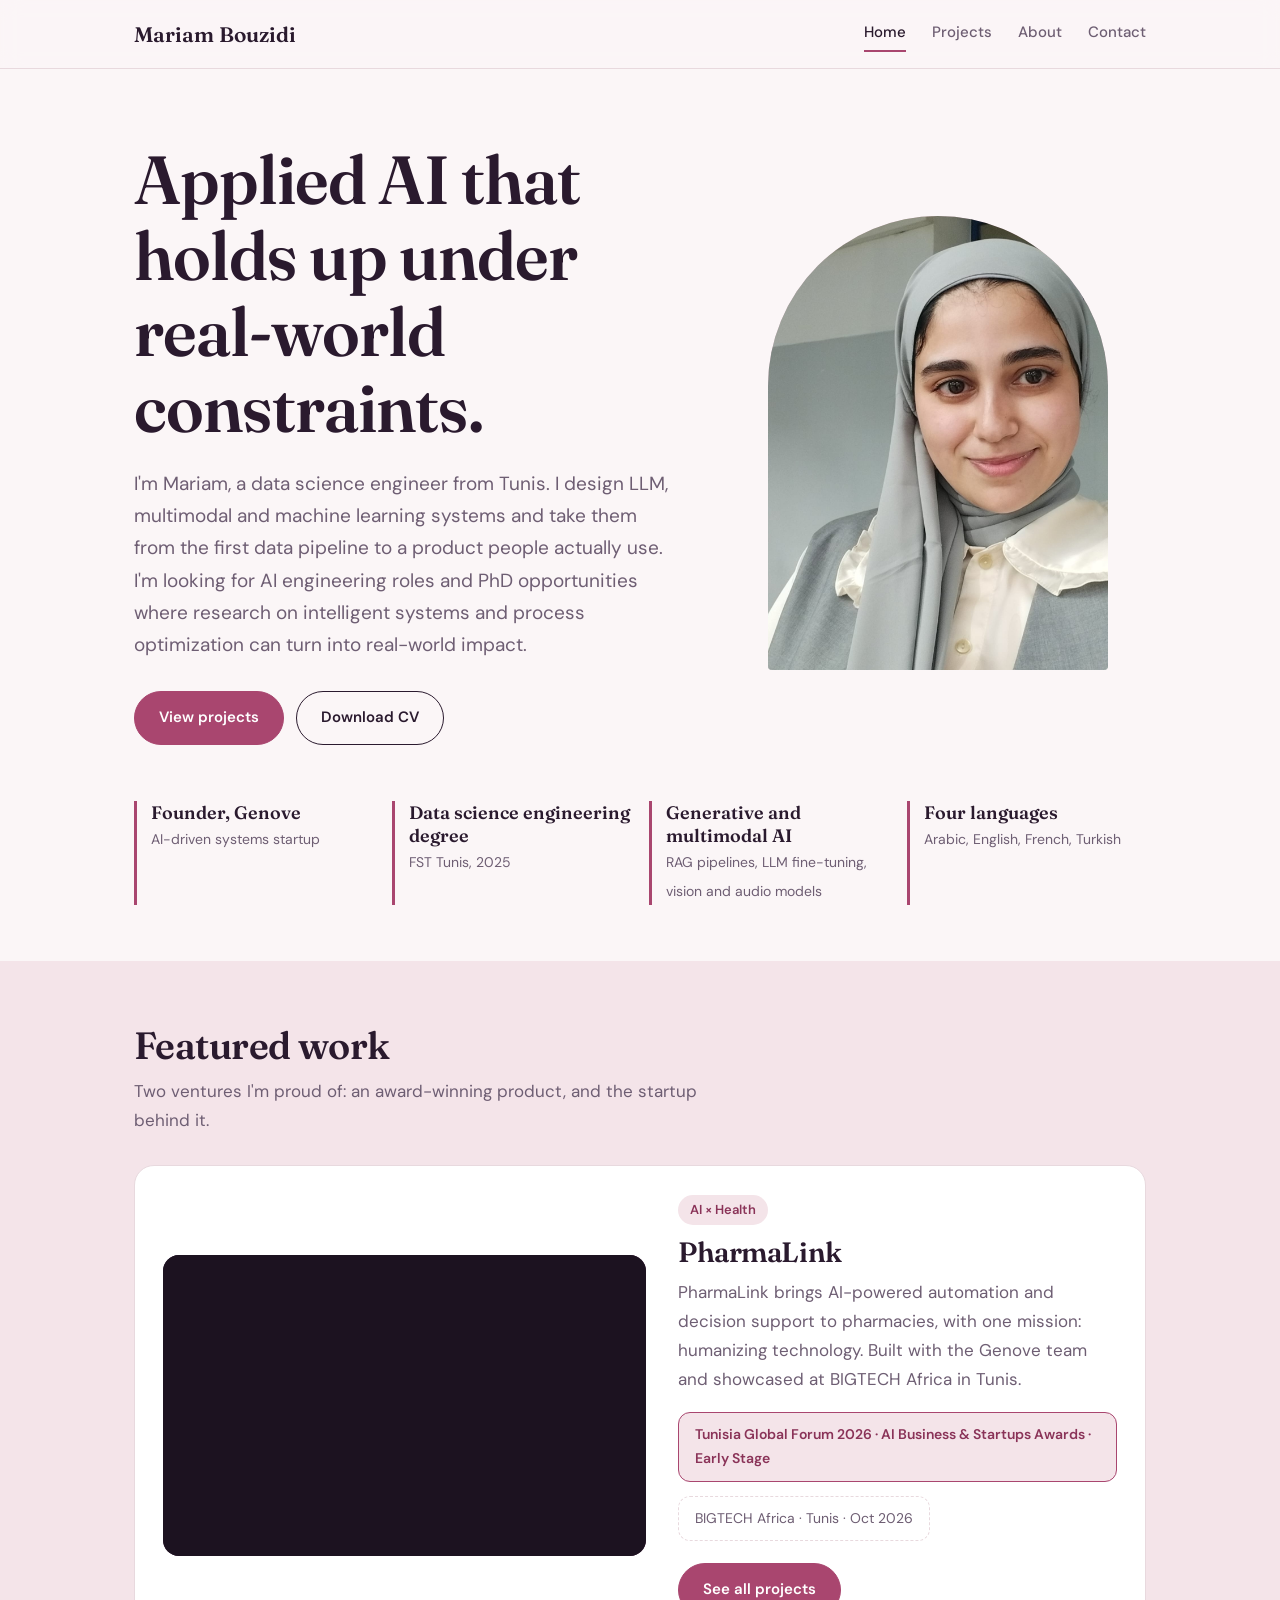
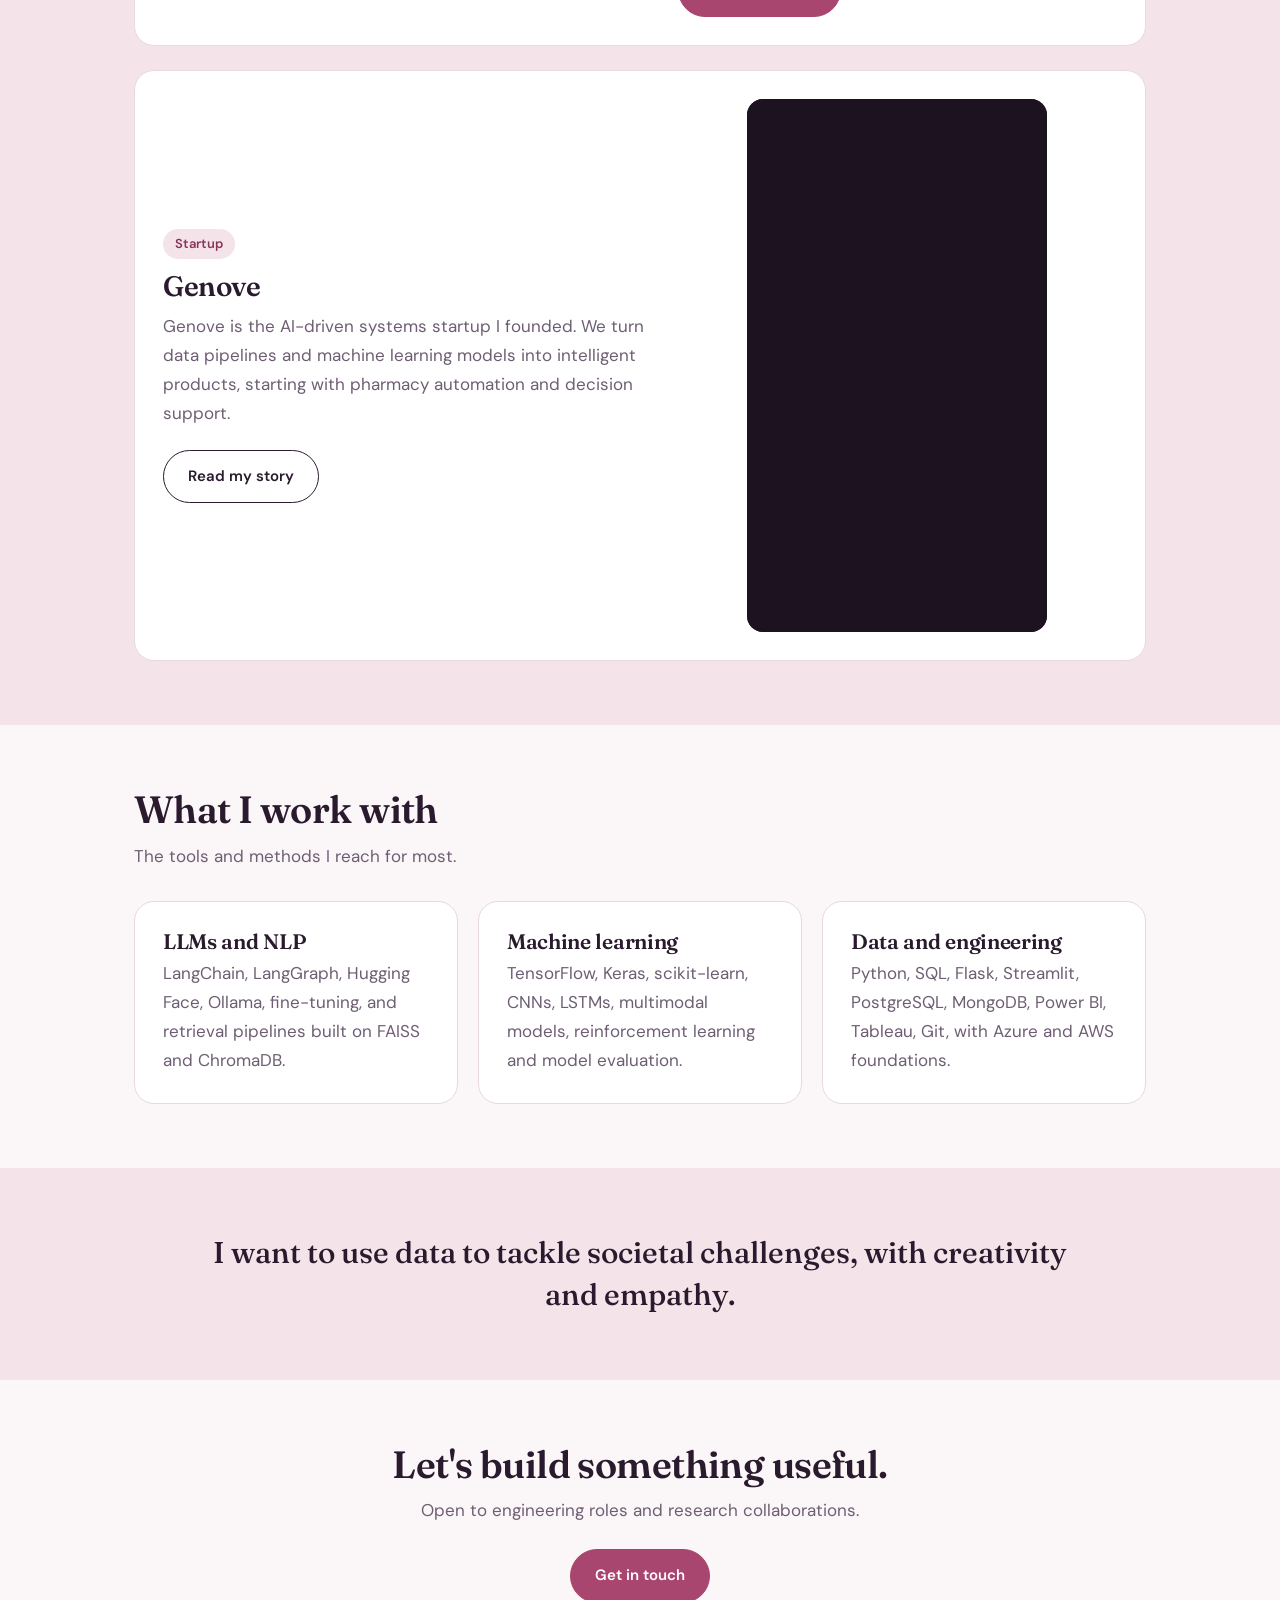
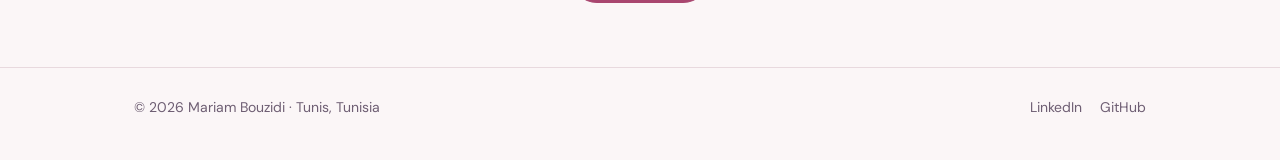
<file: index.html>
<!DOCTYPE html><html lang="en"><head><meta charset="utf-8"><meta name="viewport" content="width=device-width,initial-scale=1">
<title>Mariam Bouzidi · Data Science Engineer</title><meta name="description" content="Mariam Bouzidi, data science engineer building applied AI systems under real-world constraints.">
<link rel="preconnect" href="https://fonts.googleapis.com"><link rel="preconnect" href="https://fonts.gstatic.com" crossorigin>
<link href="https://fonts.googleapis.com/css2?family=Fraunces:opsz,wght@9..144,500;9..144,600&family=DM+Sans:wght@400;500;600&display=swap" rel="stylesheet">
<link rel="stylesheet" href="style.css"></head><body>
<header class="nav"><div class="wrap"><a class="logo" href="index.html">Mariam Bouzidi</a><nav aria-label="Primary">
<a href="index.html" aria-current="page">Home</a><a href="projects.html">Projects</a><a href="about.html">About</a><a href="contact.html">Contact</a></nav></div></header><main>
<div class="hero"><div class="wrap"><div>
<h1>Applied AI that holds up under real-world constraints.</h1>
<p class="lead">I'm Mariam, a data science engineer from Tunis. I design LLM, multimodal and machine learning systems and take them from the first data pipeline to a product people actually use. I'm looking for AI engineering roles and PhD opportunities where research on intelligent systems and process optimization can turn into real-world impact.</p>
<div class="cta"><a class="btn primary" href="projects.html">View projects</a><a class="btn" href="CV.pdf">Download CV</a></div></div>
<div class="arch"><img src="photo.jpg" alt="Mariam Bouzidi"></div></div></div>

<section style="padding:0 0 56px"><div class="wrap"><div class="facts">
<div><b>Founder, Genove</b><span>AI-driven systems startup</span></div>
<div><b>Data science engineering degree</b><span>FST Tunis, 2025</span></div>
<div><b>Generative and multimodal AI</b><span>RAG pipelines, LLM fine-tuning, vision and audio models</span></div>
<div><b>Four languages</b><span>Arabic, English, French, Turkish</span></div></div></div></section>

<section class="band"><div class="wrap"><h2>Featured work</h2><p class="sub">Two ventures I'm proud of: an award-winning product, and the startup behind it.</p>
<div class="card feature"><div class="video"><iframe src="https://www.youtube-nocookie.com/embed/Z31903lbKTA" title="PharmaLink video" loading="lazy" allow="accelerometer; encrypted-media; picture-in-picture; fullscreen" referrerpolicy="strict-origin-when-cross-origin" allowfullscreen></iframe></div>
<div><span class="pill">AI × Health</span><h3 style="margin-top:12px;font-size:28px">PharmaLink</h3>
<p class="muted" style="margin-top:10px">PharmaLink brings AI-powered automation and decision support to pharmacies, with one mission: humanizing technology. Built with the Genove team and showcased at BIGTECH Africa in Tunis.</p>
<div class="awards"><span class="win">Tunisia Global Forum 2026 · AI Business &amp; Startups Awards · Early Stage</span><span>BIGTECH Africa · Tunis · Oct 2026</span></div>
<div class="cta" style="margin-top:22px"><a class="btn primary" href="projects.html">See all projects</a></div></div></div>

<div class="card feature rev"><div class="video portrait"><iframe src="https://www.youtube-nocookie.com/embed/9PLrCJRe7YY" title="Genove video" loading="lazy" allow="accelerometer; encrypted-media; picture-in-picture; fullscreen" referrerpolicy="strict-origin-when-cross-origin" allowfullscreen></iframe></div>
<div><span class="pill">Startup</span><h3 style="margin-top:12px;font-size:28px">Genove</h3>
<p class="muted" style="margin-top:10px">Genove is the AI-driven systems startup I founded. We turn data pipelines and machine learning models into intelligent products, starting with pharmacy automation and decision support.</p>
<div class="cta" style="margin-top:22px"><a class="btn" href="about.html">Read my story</a></div></div></div>
</div></section>

<section><div class="wrap"><h2>What I work with</h2><p class="sub">The tools and methods I reach for most.</p>
<div class="grid3">
<div class="card skill"><h3>LLMs and NLP</h3><p class="muted">LangChain, LangGraph, Hugging Face, Ollama, fine-tuning, and retrieval pipelines built on FAISS and ChromaDB.</p></div>
<div class="card skill"><h3>Machine learning</h3><p class="muted">TensorFlow, Keras, scikit-learn, CNNs, LSTMs, multimodal models, reinforcement learning and model evaluation.</p></div>
<div class="card skill"><h3>Data and engineering</h3><p class="muted">Python, SQL, Flask, Streamlit, PostgreSQL, MongoDB, Power BI, Tableau, Git, with Azure and AWS foundations.</p></div></div></div></section>

<section class="band"><div class="wrap"><p class="mission">I want to use data to tackle societal challenges, with creativity and empathy.</p></div></section>

<section><div class="wrap" style="text-align:center"><h2>Let's build something useful.</h2>
<p class="sub" style="margin:0 auto 24px">Open to engineering roles and research collaborations.</p><a class="btn primary" href="contact.html">Get in touch</a></div></section>
</main><footer><div class="wrap"><span>© <span id="yr"></span> Mariam Bouzidi · Tunis, Tunisia</span><span><a href="https://www.linkedin.com/in/mariam-bouzidi">LinkedIn</a><a href="https://github.com/BouzidiMariam">GitHub</a></span></div></footer>
<script>document.getElementById('yr').textContent=new Date().getFullYear();</script></body></html>
</file>
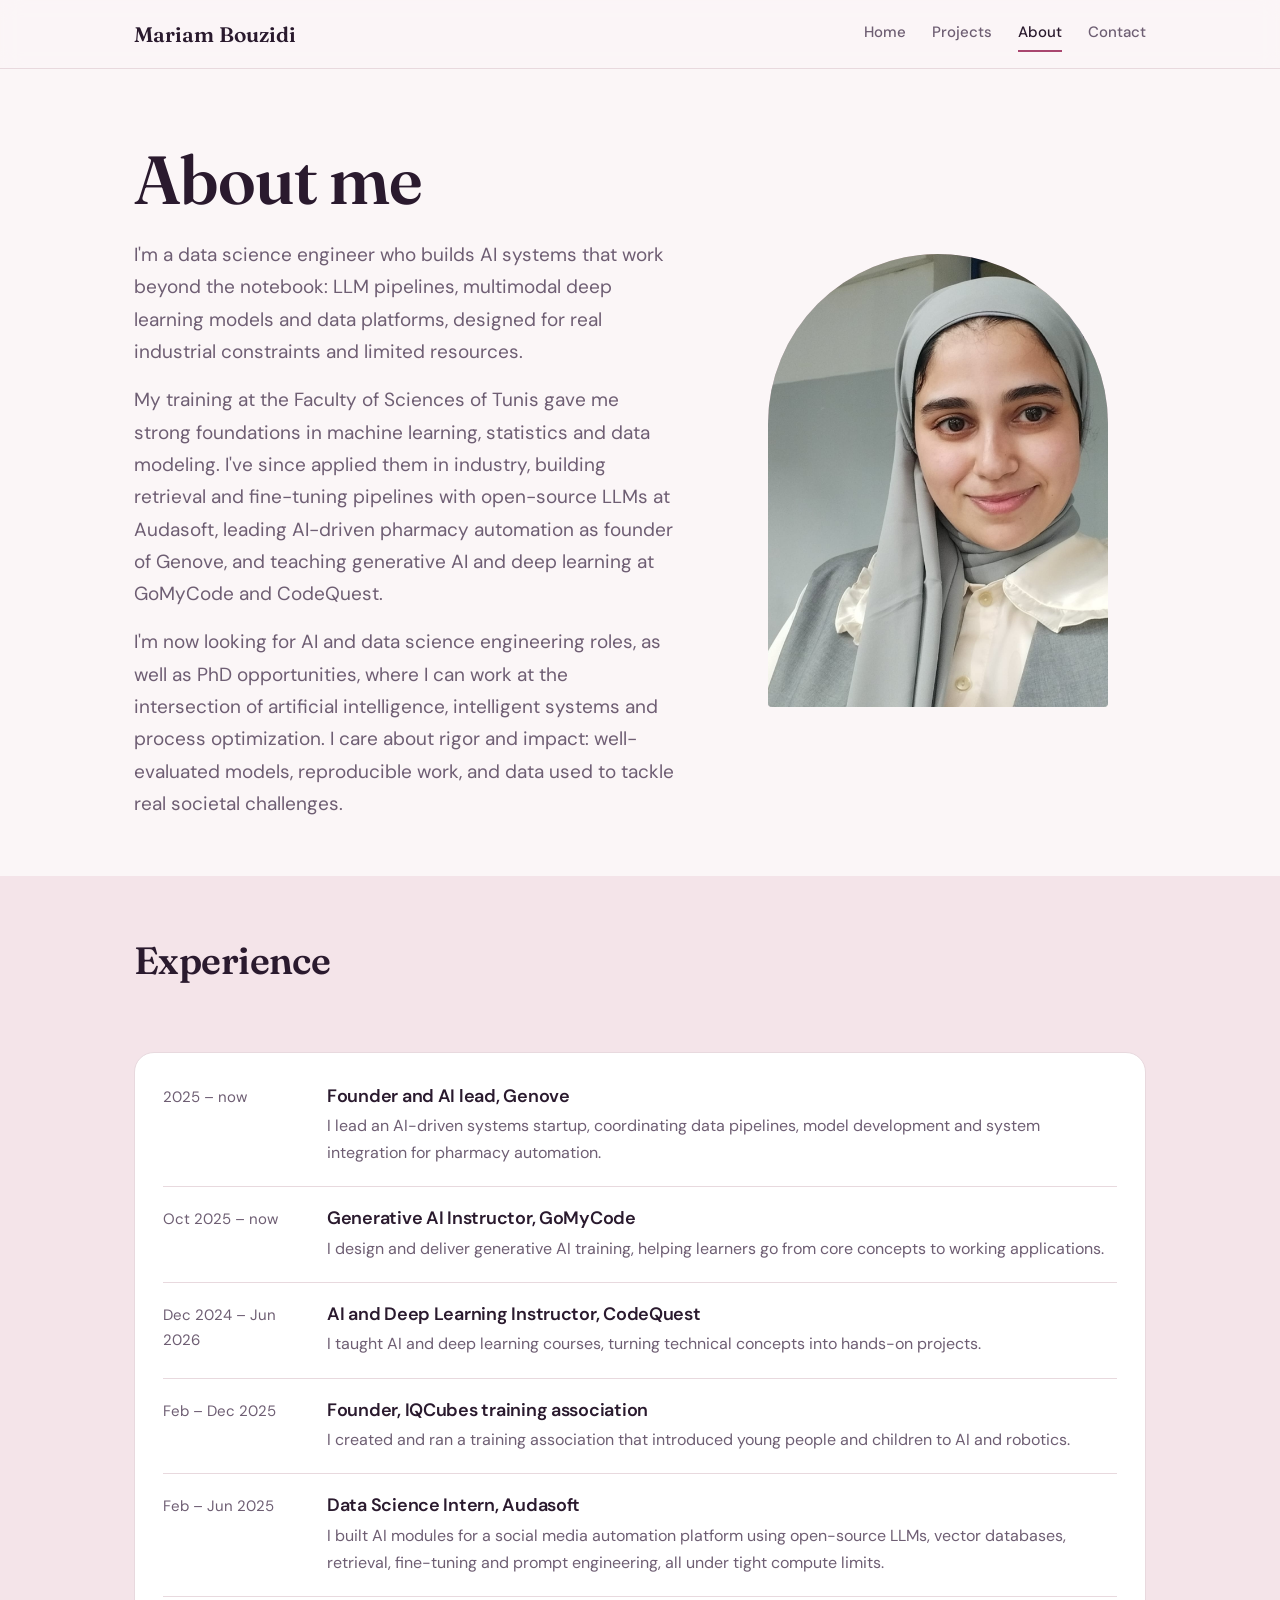
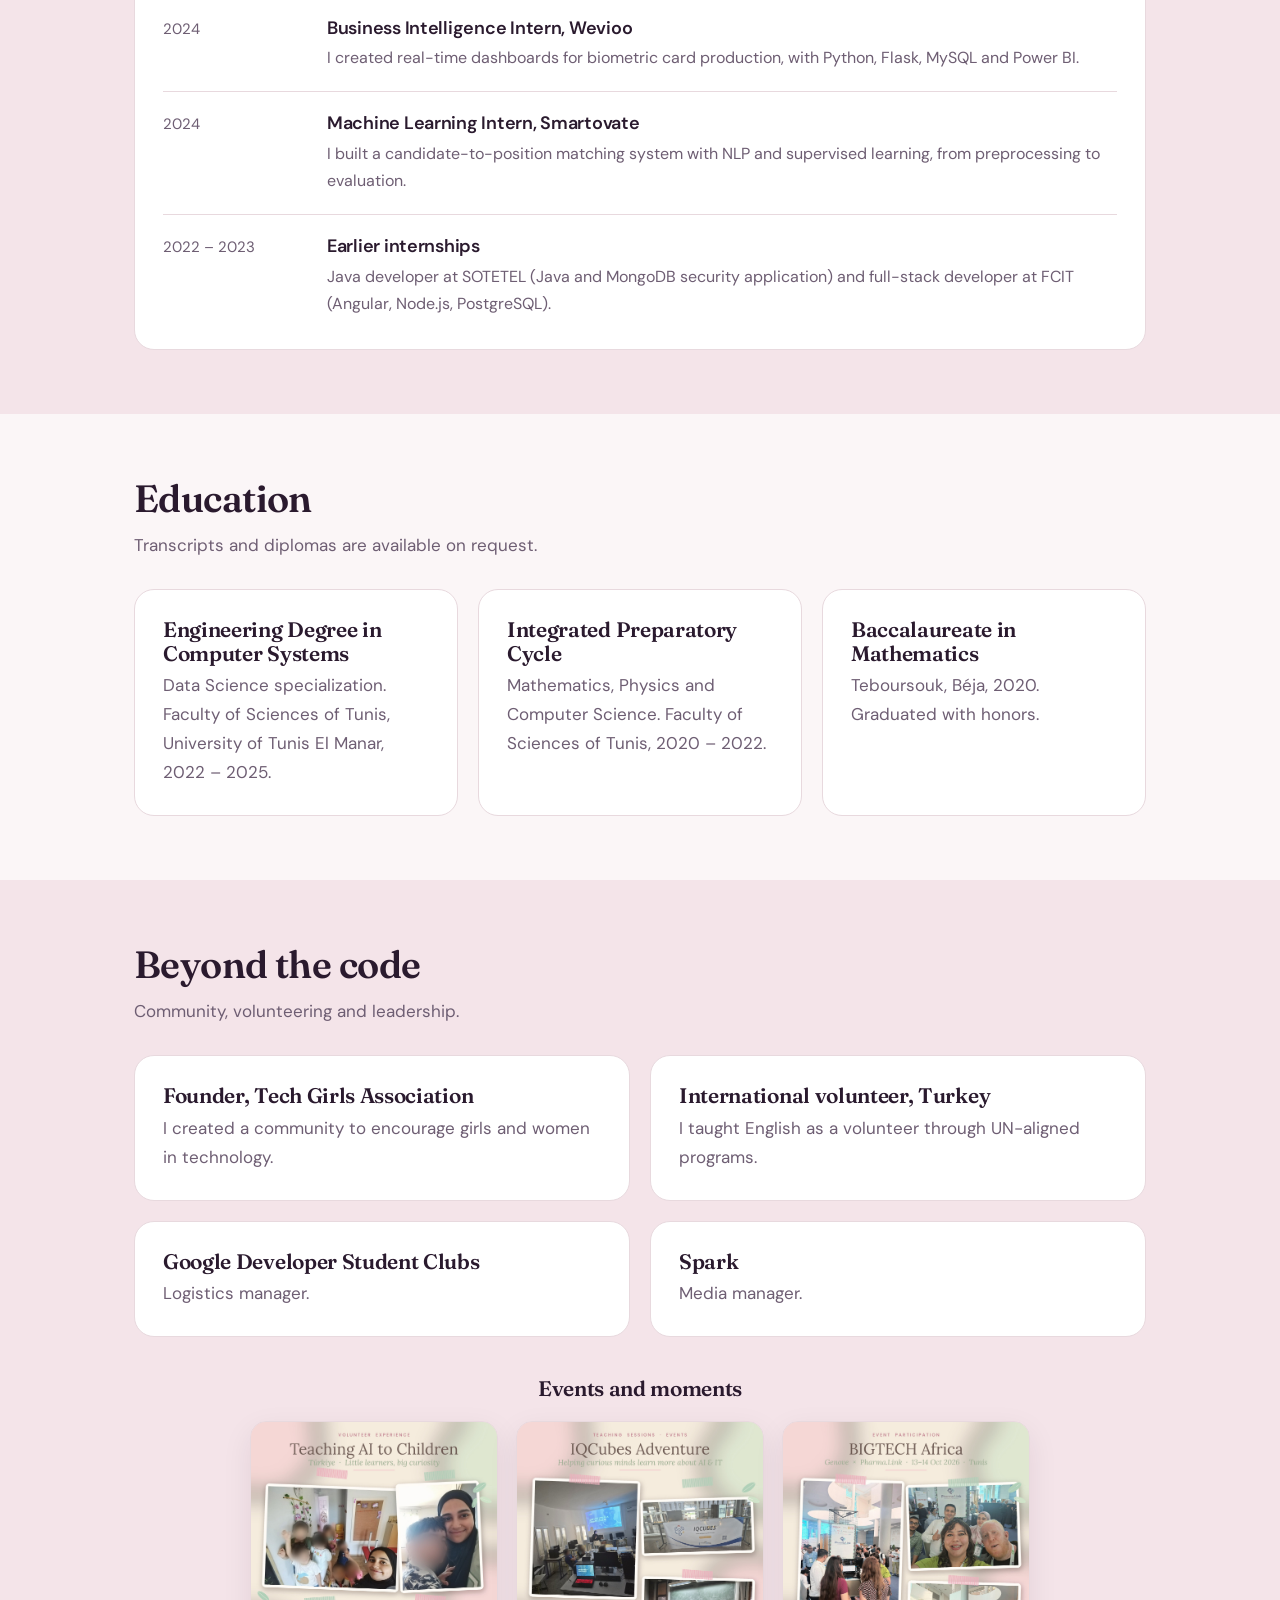
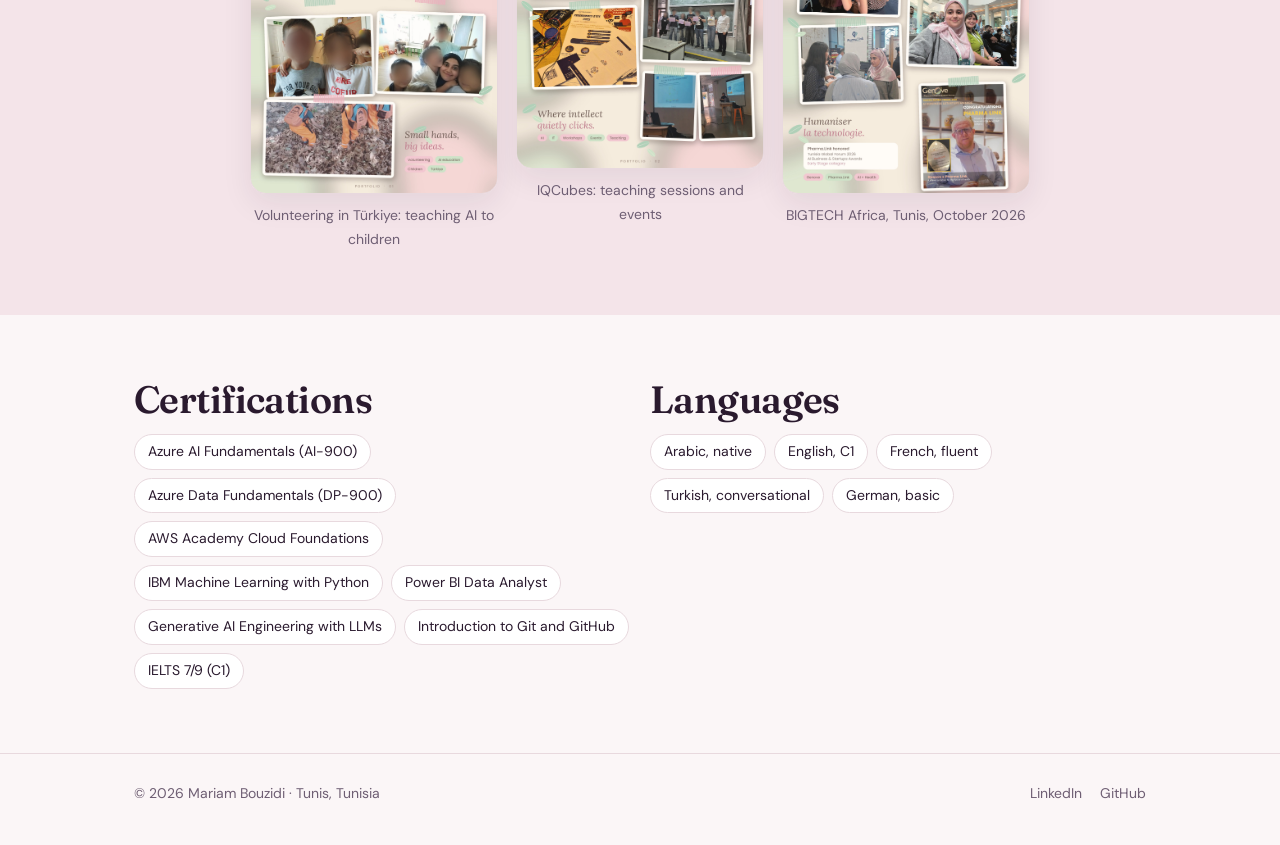
<file: about.html>
<!DOCTYPE html><html lang="en"><head><meta charset="utf-8"><meta name="viewport" content="width=device-width,initial-scale=1">
<title>About · Mariam Bouzidi</title><meta name="description" content="Mariam Bouzidi, data science engineer building applied AI systems under real-world constraints.">
<link rel="preconnect" href="https://fonts.googleapis.com"><link rel="preconnect" href="https://fonts.gstatic.com" crossorigin>
<link href="https://fonts.googleapis.com/css2?family=Fraunces:opsz,wght@9..144,500;9..144,600&family=DM+Sans:wght@400;500;600&display=swap" rel="stylesheet">
<link rel="stylesheet" href="style.css"></head><body>
<header class="nav"><div class="wrap"><a class="logo" href="index.html">Mariam Bouzidi</a><nav aria-label="Primary">
<a href="index.html">Home</a><a href="projects.html">Projects</a><a href="about.html" aria-current="page">About</a><a href="contact.html">Contact</a></nav></div></header><main>
<div class="hero"><div class="wrap"><div><h1>About me</h1>
<p class="lead">I'm a data science engineer who builds AI systems that work beyond the notebook: LLM pipelines, multimodal deep learning models and data platforms, designed for real industrial constraints and limited resources.</p>
<p class="lead" style="margin-top:16px">My training at the Faculty of Sciences of Tunis gave me strong foundations in machine learning, statistics and data modeling. I've since applied them in industry, building retrieval and fine-tuning pipelines with open-source LLMs at Audasoft, leading AI-driven pharmacy automation as founder of Genove, and teaching generative AI and deep learning at GoMyCode and CodeQuest.</p>
<p class="lead" style="margin-top:16px">I'm now looking for AI and data science engineering roles, as well as PhD opportunities, where I can work at the intersection of artificial intelligence, intelligent systems and process optimization. I care about rigor and impact: well-evaluated models, reproducible work, and data used to tackle real societal challenges.</p></div>
<div class="arch"><img src="photo.jpg" alt="Mariam Bouzidi"></div></div></div>

<section class="band"><div class="wrap"><h2>Experience</h2><p class="sub">&nbsp;</p><div class="card" style="padding:12px 28px">
<div class="row"><div class="when">2025 – now</div><div><h3>Founder and AI lead, Genove</h3><p>I lead an AI-driven systems startup, coordinating data pipelines, model development and system integration for pharmacy automation.</p></div></div>
<div class="row"><div class="when">Oct 2025 – now</div><div><h3>Generative AI Instructor, GoMyCode</h3><p>I design and deliver generative AI training, helping learners go from core concepts to working applications.</p></div></div>
<div class="row"><div class="when">Dec 2024 – Jun 2026</div><div><h3>AI and Deep Learning Instructor, CodeQuest</h3><p>I taught AI and deep learning courses, turning technical concepts into hands-on projects.</p></div></div>
<div class="row"><div class="when">Feb – Dec 2025</div><div><h3>Founder, IQCubes training association</h3><p>I created and ran a training association that introduced young people and children to AI and robotics.</p></div></div>
<div class="row"><div class="when">Feb – Jun 2025</div><div><h3>Data Science Intern, Audasoft</h3><p>I built AI modules for a social media automation platform using open-source LLMs, vector databases, retrieval, fine-tuning and prompt engineering, all under tight compute limits.</p></div></div>
<div class="row"><div class="when">2024</div><div><h3>Business Intelligence Intern, Wevioo</h3><p>I created real-time dashboards for biometric card production, with Python, Flask, MySQL and Power BI.</p></div></div>
<div class="row"><div class="when">2024</div><div><h3>Machine Learning Intern, Smartovate</h3><p>I built a candidate-to-position matching system with NLP and supervised learning, from preprocessing to evaluation.</p></div></div>
<div class="row"><div class="when">2022 – 2023</div><div><h3>Earlier internships</h3><p>Java developer at SOTETEL (Java and MongoDB security application) and full-stack developer at FCIT (Angular, Node.js, PostgreSQL).</p></div></div>
</div></div></section>

<section><div class="wrap"><h2>Education</h2><p class="sub">Transcripts and diplomas are available on request.</p><div class="grid3">
<div class="card"><h3>Engineering Degree in Computer Systems</h3><p class="muted" style="margin-top:6px">Data Science specialization. Faculty of Sciences of Tunis, University of Tunis El Manar, 2022 – 2025.</p></div>
<div class="card"><h3>Integrated Preparatory Cycle</h3><p class="muted" style="margin-top:6px">Mathematics, Physics and Computer Science. Faculty of Sciences of Tunis, 2020 – 2022.</p></div>
<div class="card"><h3>Baccalaureate in Mathematics</h3><p class="muted" style="margin-top:6px">Teboursouk, Béja, 2020. Graduated with honors.</p></div></div></div></section>

<section class="band"><div class="wrap"><h2>Beyond the code</h2><p class="sub">Community, volunteering and leadership.</p><div class="grid2">
<div class="card"><h3>Founder, Tech Girls Association</h3><p class="muted" style="margin-top:6px">I created a community to encourage girls and women in technology.</p></div>
<div class="card"><h3>International volunteer, Turkey</h3><p class="muted" style="margin-top:6px">I taught English as a volunteer through UN-aligned programs.</p></div>
<div class="card"><h3>Google Developer Student Clubs</h3><p class="muted" style="margin-top:6px">Logistics manager.</p></div>
<div class="card"><h3>Spark</h3><p class="muted" style="margin-top:6px">Media manager.</p></div>
</div>
<h3 style="margin:40px 0 20px;text-align:center">Events and moments</h3>
<div class="gallery">
<figure class="shot"><img src="images/volunteering_collage_01.jpg" alt="Collage of volunteering in Türkiye, teaching AI to children" loading="lazy"><figcaption>Volunteering in Türkiye: teaching AI to children</figcaption></figure>
<figure class="shot"><img src="images/iqcubes_collage_02.jpg" alt="Collage of IQCubes teaching sessions and events" loading="lazy"><figcaption>IQCubes: teaching sessions and events</figcaption></figure>
<figure class="shot"><img src="images/bigtech_genove_collage_03.jpg" alt="Collage from BIGTECH Africa 2026 in Tunis, with the Genove and Pharma.Link team at the booth and the award received" loading="lazy"><figcaption>BIGTECH Africa, Tunis, October 2026</figcaption></figure>
</div></div></section>

<section><div class="wrap"><div class="grid2"><div><h2>Certifications</h2><div class="chips">
<span>Azure AI Fundamentals (AI-900)</span><span>Azure Data Fundamentals (DP-900)</span><span>AWS Academy Cloud Foundations</span><span>IBM Machine Learning with Python</span><span>Power BI Data Analyst</span><span>Generative AI Engineering with LLMs</span><span>Introduction to Git and GitHub</span><span>IELTS 7/9 (C1)</span></div></div>
<div><h2>Languages</h2><div class="chips"><span>Arabic, native</span><span>English, C1</span><span>French, fluent</span><span>Turkish, conversational</span><span>German, basic</span></div></div></div></div></section>
</main><footer><div class="wrap"><span>© <span id="yr"></span> Mariam Bouzidi · Tunis, Tunisia</span><span><a href="https://www.linkedin.com/in/mariam-bouzidi">LinkedIn</a><a href="https://github.com/BouzidiMariam">GitHub</a></span></div></footer>
<script>document.getElementById('yr').textContent=new Date().getFullYear();</script></body></html>
</file>
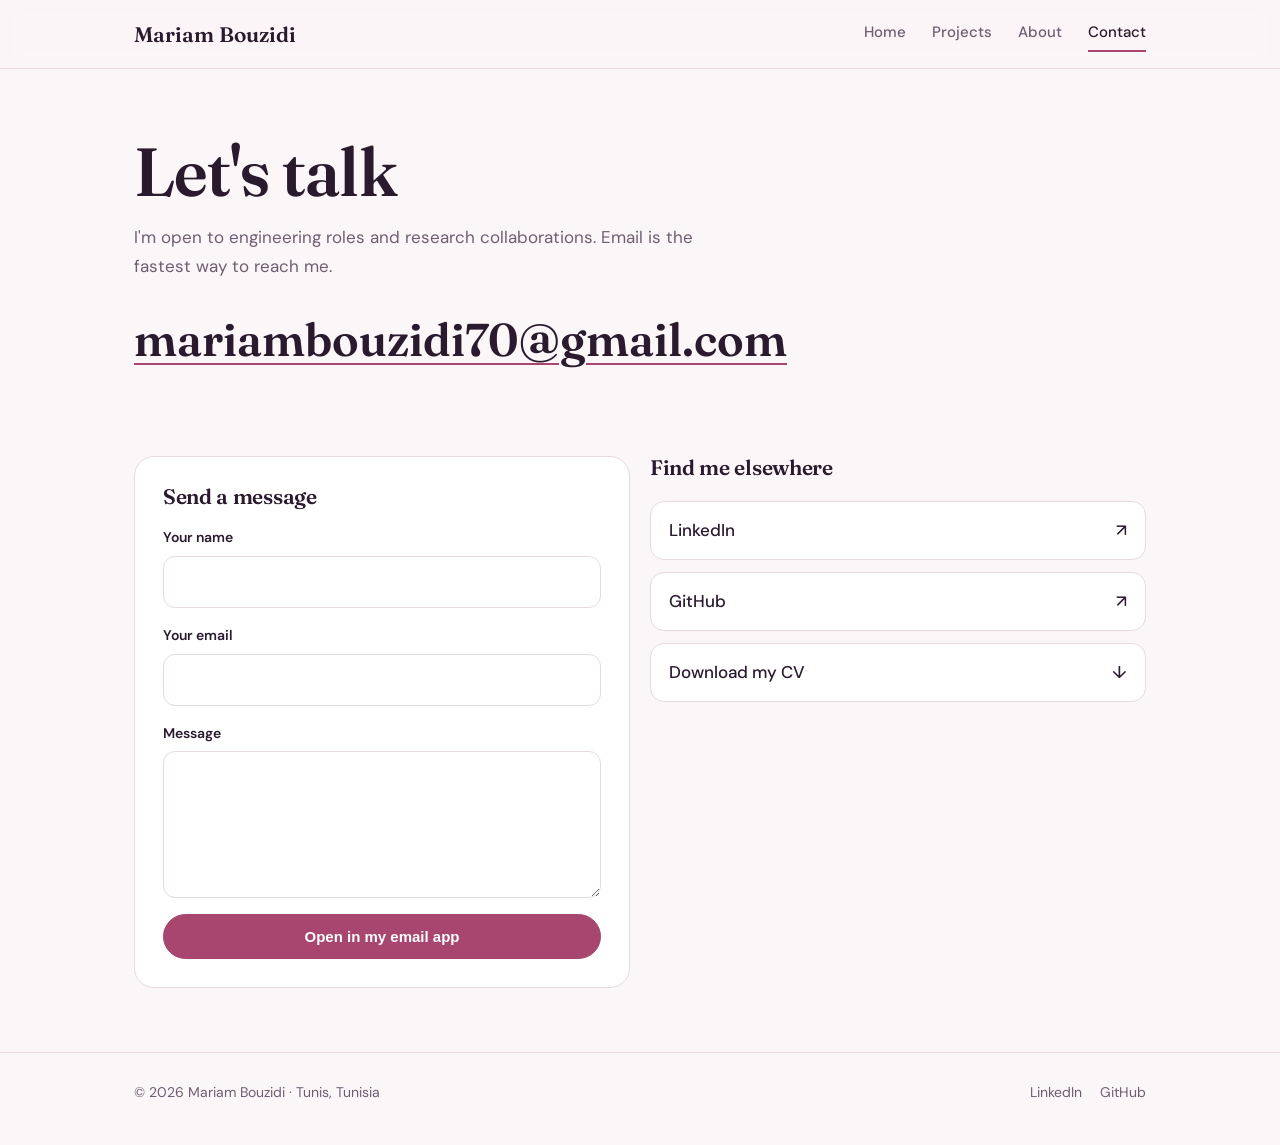
<file: contact.html>
<!DOCTYPE html><html lang="en"><head><meta charset="utf-8"><meta name="viewport" content="width=device-width,initial-scale=1">
<title>Contact · Mariam Bouzidi</title><meta name="description" content="Mariam Bouzidi, data science engineer building applied AI systems under real-world constraints.">
<link rel="preconnect" href="https://fonts.googleapis.com"><link rel="preconnect" href="https://fonts.gstatic.com" crossorigin>
<link href="https://fonts.googleapis.com/css2?family=Fraunces:opsz,wght@9..144,500;9..144,600&family=DM+Sans:wght@400;500;600&display=swap" rel="stylesheet">
<link rel="stylesheet" href="style.css"></head><body>
<header class="nav"><div class="wrap"><a class="logo" href="index.html">Mariam Bouzidi</a><nav aria-label="Primary">
<a href="index.html">Home</a><a href="projects.html">Projects</a><a href="about.html">About</a><a href="contact.html" aria-current="page">Contact</a></nav></div></header><main>
<div class="page-head"><div class="wrap"><h1>Let's talk</h1>
<p class="sub" style="margin-top:14px">I'm open to engineering roles and research collaborations. Email is the fastest way to reach me.</p>
<a class="mail" href="mailto:mariambouzidi70@gmail.com">mariambouzidi70@gmail.com</a></div></div>
<section><div class="wrap"><div class="grid2" style="align-items:start">
<div class="card"><h3 style="margin-bottom:18px">Send a message</h3>
<form id="f"><label>Your name<input name="n" required></label><label>Your email<input name="e" type="email" required></label><label>Message<textarea name="m" rows="5" required></textarea></label>
<button class="btn primary" type="submit" style="cursor:pointer">Open in my email app</button></form></div>
<div><h3>Find me elsewhere</h3><div class="links">
<a href="https://www.linkedin.com/in/mariam-bouzidi">LinkedIn <span>↗</span></a>
<a href="https://github.com/BouzidiMariam">GitHub <span>↗</span></a>
<a href="CV.pdf">Download my CV <span>↓</span></a></div></div></div></div></section>
<script>
document.getElementById('f').addEventListener('submit',e=>{e.preventDefault();const d=new FormData(e.target);
location.href='mailto:mariambouzidi70@gmail.com?subject='+encodeURIComponent('Message from '+d.get('n'))+'&body='+encodeURIComponent(d.get('m')+'\n\n'+d.get('n')+' ('+d.get('e')+')');});
</script>
</main><footer><div class="wrap"><span>© <span id="yr"></span> Mariam Bouzidi · Tunis, Tunisia</span><span><a href="https://www.linkedin.com/in/mariam-bouzidi">LinkedIn</a><a href="https://github.com/BouzidiMariam">GitHub</a></span></div></footer>
<script>document.getElementById('yr').textContent=new Date().getFullYear();</script></body></html>
</file>
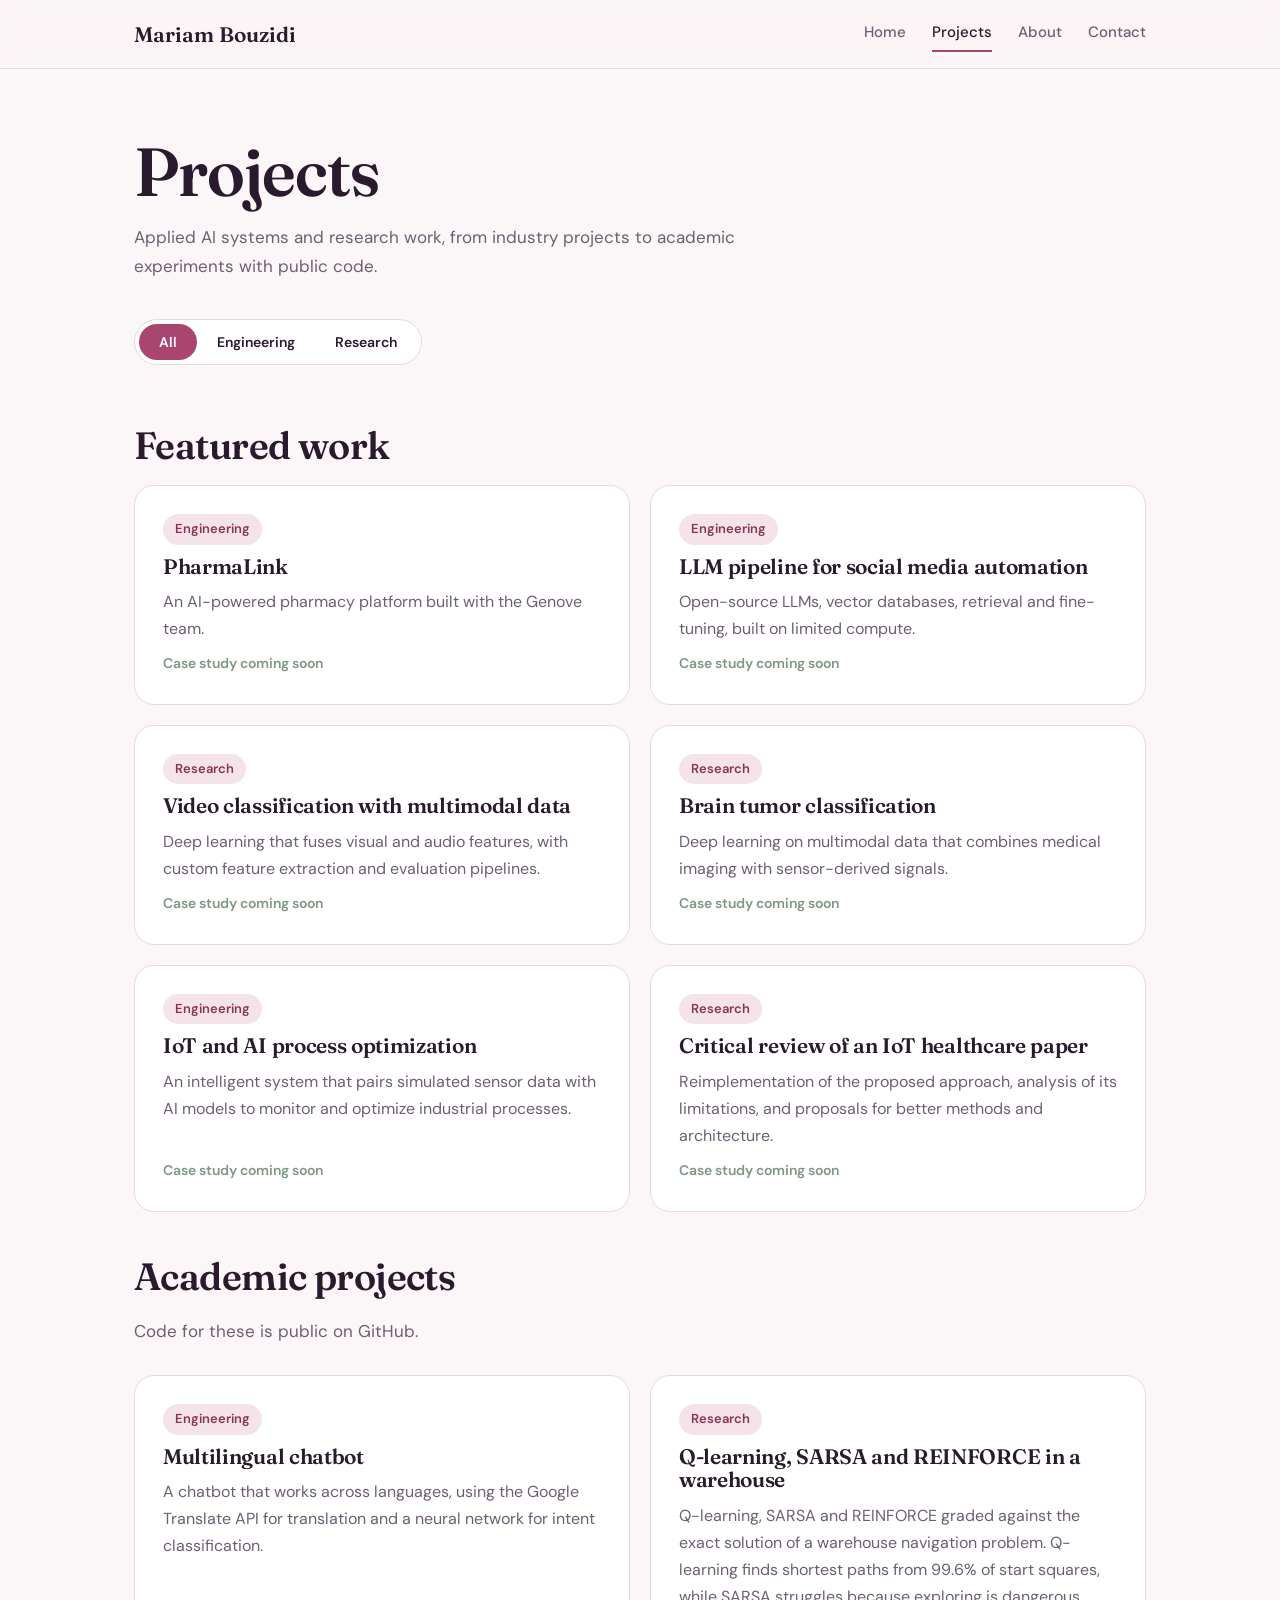
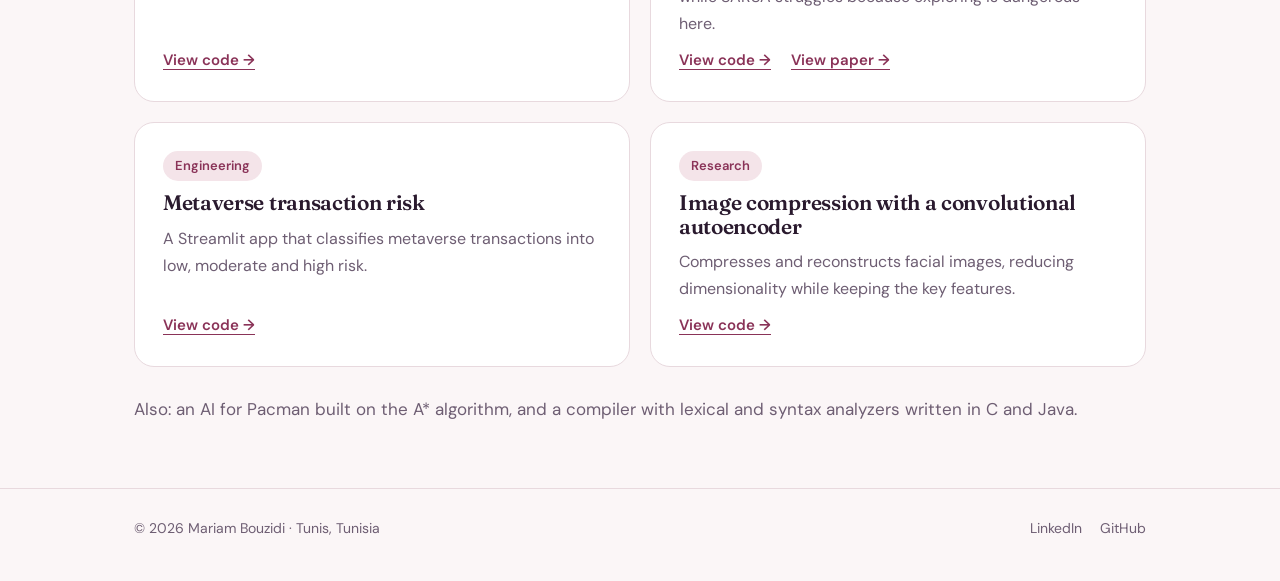
<file: projects (1).html>
<!DOCTYPE html><html lang="en"><head><meta charset="utf-8"><meta name="viewport" content="width=device-width,initial-scale=1">
<title>Projects · Mariam Bouzidi</title><meta name="description" content="Mariam Bouzidi, data science engineer building applied AI systems under real-world constraints.">
<link rel="preconnect" href="https://fonts.googleapis.com"><link rel="preconnect" href="https://fonts.gstatic.com" crossorigin>
<link href="https://fonts.googleapis.com/css2?family=Fraunces:opsz,wght@9..144,500;9..144,600&family=DM+Sans:wght@400;500;600&display=swap" rel="stylesheet">
<link rel="stylesheet" href="style.css"></head><body>
<header class="nav"><div class="wrap"><a class="logo" href="index.html">Mariam Bouzidi</a><nav aria-label="Primary">
<a href="index.html">Home</a><a href="projects.html" aria-current="page">Projects</a><a href="about.html">About</a><a href="contact.html">Contact</a></nav></div></header><main>
<div class="page-head"><div class="wrap"><h1>Projects</h1>
<p class="sub" style="margin-top:14px">Applied AI systems and research work, from industry projects to academic experiments with public code.</p>
<div class="switch" role="group" aria-label="Filter projects"><button aria-pressed="true" data-f="all">All</button><button aria-pressed="false" data-f="eng">Engineering</button><button aria-pressed="false" data-f="res">Research</button></div></div></div>
<section style="padding-top:0"><div class="wrap">
<h2 class="sec-title">Featured work</h2><div class="grid2">
<article class="card proj" data-t="eng"><span class="pill" style="align-self:flex-start">Engineering</span><h3>PharmaLink</h3><p>An AI-powered pharmacy platform built with the Genove team.</p><span class="soon">Case study coming soon</span></article>
<article class="card proj" data-t="eng"><span class="pill" style="align-self:flex-start">Engineering</span><h3>LLM pipeline for social media automation</h3><p>Open-source LLMs, vector databases, retrieval and fine-tuning, built on limited compute.</p><span class="soon">Case study coming soon</span></article>
<article class="card proj" data-t="res"><span class="pill" style="align-self:flex-start">Research</span><h3>Video classification with multimodal data</h3><p>Deep learning that fuses visual and audio features, with custom feature extraction and evaluation pipelines.</p><span class="soon">Case study coming soon</span></article>
<article class="card proj" data-t="res"><span class="pill" style="align-self:flex-start">Research</span><h3>Brain tumor classification</h3><p>Deep learning on multimodal data that combines medical imaging with sensor-derived signals.</p><span class="soon">Case study coming soon</span></article>
<article class="card proj" data-t="eng"><span class="pill" style="align-self:flex-start">Engineering</span><h3>IoT and AI process optimization</h3><p>An intelligent system that pairs simulated sensor data with AI models to monitor and optimize industrial processes.</p><span class="soon">Case study coming soon</span></article>
<article class="card proj" data-t="res"><span class="pill" style="align-self:flex-start">Research</span><h3>Critical review of an IoT healthcare paper</h3><p>Reimplementation of the proposed approach, analysis of its limitations, and proposals for better methods and architecture.</p><span class="soon">Case study coming soon</span></article>
</div>
<h2 class="sec-title">Academic projects</h2><p class="sub">Code for these is public on GitHub.</p><div class="grid2">
<article class="card proj" data-t="eng"><span class="pill" style="align-self:flex-start">Engineering</span><h3>Multilingual chatbot</h3><p>A chatbot that works across languages, using the Google Translate API for translation and a neural network for intent classification.</p><a class="go" href="https://github.com/BouzidiMariam/BouzidiMariam.github.io/tree/main/MultilingualChatbot">View code →</a></article>
<article class="card proj" data-t="res"><span class="pill" style="align-self:flex-start">Research</span><h3>Q-learning, SARSA and REINFORCE in a warehouse</h3><p>Q-learning, SARSA and REINFORCE graded against the exact solution of a warehouse navigation problem. Q-learning finds shortest paths from 99.6% of start squares, while SARSA struggles because exploring is dangerous here.</p><div style="display:flex;flex-wrap:wrap;gap:6px 20px;margin-top:auto"><a class="go" href="https://github.com/BouzidiMariam/BouzidiMariam.github.io/tree/main/ReinforcementLearning">View code →</a><a class="go" href="ReinforcementLearning/Reinforcement_Learning_Warehouse_EN.pdf">View paper →</a></div></article>
<article class="card proj" data-t="eng"><span class="pill" style="align-self:flex-start">Engineering</span><h3>Metaverse transaction risk</h3><p>A Streamlit app that classifies metaverse transactions into low, moderate and high risk.</p><a class="go" href="https://github.com/BouzidiMariam/BouzidiMariam.github.io/tree/main/MetaverseMLProject">View code →</a></article>
<article class="card proj" data-t="res"><span class="pill" style="align-self:flex-start">Research</span><h3>Image compression with a convolutional autoencoder</h3><p>Compresses and reconstructs facial images, reducing dimensionality while keeping the key features.</p><a class="go" href="https://github.com/BouzidiMariam/BouzidiMariam.github.io/tree/main/ImageCompression">View code →</a></article>
</div><p class="muted" style="margin-top:28px">Also: an AI for Pacman built on the A* algorithm, and a compiler with lexical and syntax analyzers written in C and Java.</p>
<p class="empty" id="none" hidden style="margin-top:20px">Nothing here yet.</p></div></section>
<script>
const b=document.querySelectorAll('.switch button'),c=document.querySelectorAll('.proj');
b.forEach(x=>x.onclick=()=>{b.forEach(y=>y.setAttribute('aria-pressed',y===x));let n=0;
c.forEach(p=>{p.hidden=x.dataset.f!=='all'&&p.dataset.t!==x.dataset.f;if(!p.hidden)n++});document.getElementById('none').hidden=n>0});
</script>
</main><footer><div class="wrap"><span>© <span id="yr"></span> Mariam Bouzidi · Tunis, Tunisia</span><span><a href="https://www.linkedin.com/in/mariam-bouzidi">LinkedIn</a><a href="https://github.com/BouzidiMariam">GitHub</a></span></div></footer>
<script>document.getElementById('yr').textContent=new Date().getFullYear();</script></body></html>
</file>
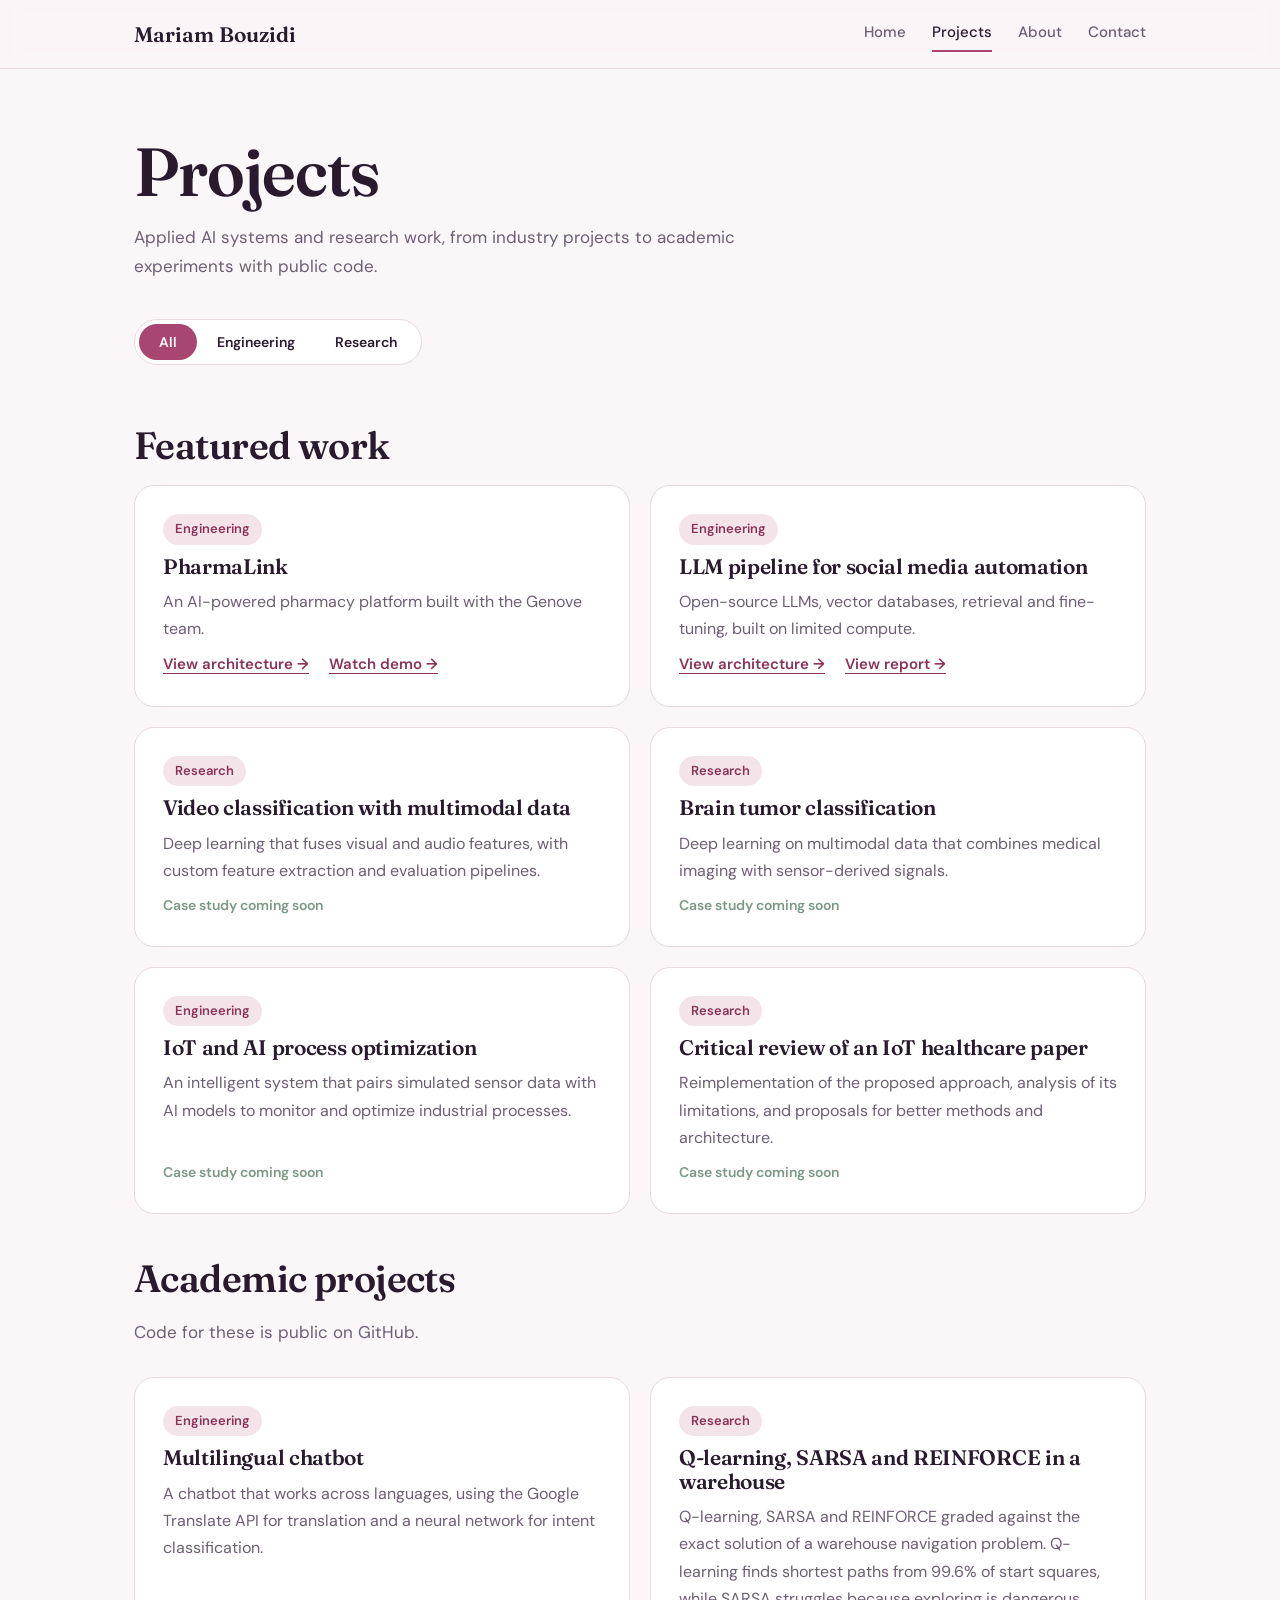
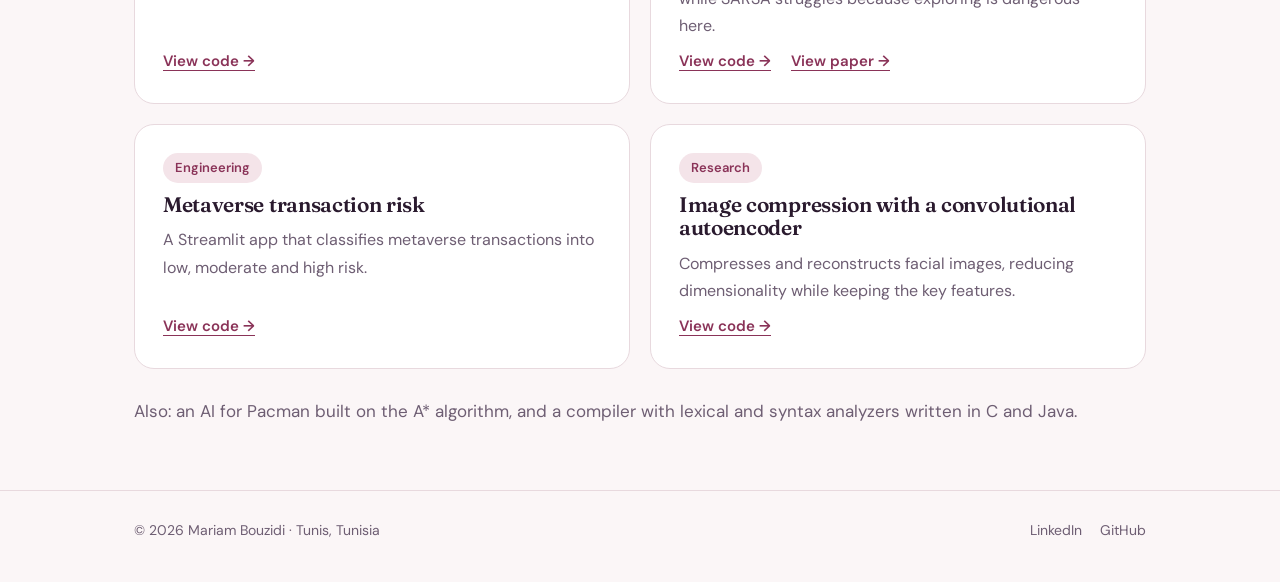
<file: projects.html>
<!DOCTYPE html><html lang="en"><head><meta charset="utf-8"><meta name="viewport" content="width=device-width,initial-scale=1">
<title>Projects · Mariam Bouzidi</title><meta name="description" content="Mariam Bouzidi, data science engineer building applied AI systems under real-world constraints.">
<link rel="preconnect" href="https://fonts.googleapis.com"><link rel="preconnect" href="https://fonts.gstatic.com" crossorigin>
<link href="https://fonts.googleapis.com/css2?family=Fraunces:opsz,wght@9..144,500;9..144,600&family=DM+Sans:wght@400;500;600&display=swap" rel="stylesheet">
<link rel="stylesheet" href="style.css"></head><body>
<header class="nav"><div class="wrap"><a class="logo" href="index.html">Mariam Bouzidi</a><nav aria-label="Primary">
<a href="index.html">Home</a><a href="projects.html" aria-current="page">Projects</a><a href="about.html">About</a><a href="contact.html">Contact</a></nav></div></header><main>
<div class="page-head"><div class="wrap"><h1>Projects</h1>
<p class="sub" style="margin-top:14px">Applied AI systems and research work, from industry projects to academic experiments with public code.</p>
<div class="switch" role="group" aria-label="Filter projects"><button aria-pressed="true" data-f="all">All</button><button aria-pressed="false" data-f="eng">Engineering</button><button aria-pressed="false" data-f="res">Research</button></div></div></div>
<section style="padding-top:0"><div class="wrap">
<h2 class="sec-title">Featured work</h2><div class="grid2">
<article class="card proj" data-t="eng"><span class="pill" style="align-self:flex-start">Engineering</span><h3>PharmaLink</h3><p>An AI-powered pharmacy platform built with the Genove team.</p><div style="display:flex;flex-wrap:wrap;gap:6px 20px;margin-top:auto"><a class="go" href="https://github.com/BouzidiMariam/BouzidiMariam.github.io/blob/main/Pharmalink/docs/architecture.md">View architecture →</a><a class="go" href="https://youtu.be/Z31903lbKTA">Watch demo →</a></div></article>
<article class="card proj" data-t="eng"><span class="pill" style="align-self:flex-start">Engineering</span><h3>LLM pipeline for social media automation</h3><p>Open-source LLMs, vector databases, retrieval and fine-tuning, built on limited compute.</p><div style="display:flex;flex-wrap:wrap;gap:6px 20px;margin-top:auto"><a class="go" href="https://github.com/BouzidiMariam/BouzidiMariam.github.io/blob/main/sociaboost/docs/architecture.md">View architecture →</a><a class="go" href="sociaboost/docs/PFE_Report_Social_Content_Automation.pdf">View report →</a></div></article>
<article class="card proj" data-t="res"><span class="pill" style="align-self:flex-start">Research</span><h3>Video classification with multimodal data</h3><p>Deep learning that fuses visual and audio features, with custom feature extraction and evaluation pipelines.</p><span class="soon">Case study coming soon</span></article>
<article class="card proj" data-t="res"><span class="pill" style="align-self:flex-start">Research</span><h3>Brain tumor classification</h3><p>Deep learning on multimodal data that combines medical imaging with sensor-derived signals.</p><span class="soon">Case study coming soon</span></article>
<article class="card proj" data-t="eng"><span class="pill" style="align-self:flex-start">Engineering</span><h3>IoT and AI process optimization</h3><p>An intelligent system that pairs simulated sensor data with AI models to monitor and optimize industrial processes.</p><span class="soon">Case study coming soon</span></article>
<article class="card proj" data-t="res"><span class="pill" style="align-self:flex-start">Research</span><h3>Critical review of an IoT healthcare paper</h3><p>Reimplementation of the proposed approach, analysis of its limitations, and proposals for better methods and architecture.</p><span class="soon">Case study coming soon</span></article>
</div>
<h2 class="sec-title">Academic projects</h2><p class="sub">Code for these is public on GitHub.</p><div class="grid2">
<article class="card proj" data-t="eng"><span class="pill" style="align-self:flex-start">Engineering</span><h3>Multilingual chatbot</h3><p>A chatbot that works across languages, using the Google Translate API for translation and a neural network for intent classification.</p><a class="go" href="https://github.com/BouzidiMariam/BouzidiMariam.github.io/tree/main/MultilingualChatbot">View code →</a></article>
<article class="card proj" data-t="res"><span class="pill" style="align-self:flex-start">Research</span><h3>Q-learning, SARSA and REINFORCE in a warehouse</h3><p>Q-learning, SARSA and REINFORCE graded against the exact solution of a warehouse navigation problem. Q-learning finds shortest paths from 99.6% of start squares, while SARSA struggles because exploring is dangerous here.</p><div style="display:flex;flex-wrap:wrap;gap:6px 20px;margin-top:auto"><a class="go" href="https://github.com/BouzidiMariam/BouzidiMariam.github.io/tree/main/ReinforcementLearning">View code →</a><a class="go" href="ReinforcementLearning/Reinforcement_Learning_Warehouse_EN.pdf">View paper →</a></div></article>
<article class="card proj" data-t="eng"><span class="pill" style="align-self:flex-start">Engineering</span><h3>Metaverse transaction risk</h3><p>A Streamlit app that classifies metaverse transactions into low, moderate and high risk.</p><a class="go" href="https://github.com/BouzidiMariam/BouzidiMariam.github.io/tree/main/MetaverseMLProject">View code →</a></article>
<article class="card proj" data-t="res"><span class="pill" style="align-self:flex-start">Research</span><h3>Image compression with a convolutional autoencoder</h3><p>Compresses and reconstructs facial images, reducing dimensionality while keeping the key features.</p><a class="go" href="https://github.com/BouzidiMariam/BouzidiMariam.github.io/tree/main/ImageCompression">View code →</a></article>
</div><p class="muted" style="margin-top:28px">Also: an AI for Pacman built on the A* algorithm, and a compiler with lexical and syntax analyzers written in C and Java.</p>
<p class="empty" id="none" hidden style="margin-top:20px">Nothing here yet.</p></div></section>
<script>
const b=document.querySelectorAll('.switch button'),c=document.querySelectorAll('.proj');
b.forEach(x=>x.onclick=()=>{b.forEach(y=>y.setAttribute('aria-pressed',y===x));let n=0;
c.forEach(p=>{p.hidden=x.dataset.f!=='all'&&p.dataset.t!==x.dataset.f;if(!p.hidden)n++});document.getElementById('none').hidden=n>0});
</script>
</main><footer><div class="wrap"><span>© <span id="yr"></span> Mariam Bouzidi · Tunis, Tunisia</span><span><a href="https://www.linkedin.com/in/mariam-bouzidi">LinkedIn</a><a href="https://github.com/BouzidiMariam">GitHub</a></span></div></footer>
<script>document.getElementById('yr').textContent=new Date().getFullYear();</script></body></html>
</file>
<file: style.css>
:root{--bg:#FBF6F7;--panel:#fff;--blush:#F4E4E9;--ink:#2A1A2E;--muted:#6E5E73;--rule:#E8D9DE;--rose:#A9466F;--rose-d:#8A3358;--sage:#7C9885;
--display:'Fraunces',Georgia,serif;--body:'DM Sans','Segoe UI',system-ui,sans-serif}
*{box-sizing:border-box;margin:0}
html{scroll-behavior:smooth}
body{background:var(--bg);color:var(--ink);font:400 17px/1.7 var(--body);-webkit-font-smoothing:antialiased}
a{color:inherit}
:focus-visible{outline:3px solid var(--rose);outline-offset:3px;border-radius:4px}
.wrap{max-width:1060px;margin:0 auto;padding:0 24px}
.nav{position:sticky;top:0;z-index:10;background:rgba(251,246,247,.9);backdrop-filter:blur(10px);border-bottom:1px solid var(--rule)}
.nav .wrap{display:flex;justify-content:space-between;align-items:center;height:68px}
.logo{font:600 21px var(--display);text-decoration:none}
.nav nav{display:flex;gap:26px;font-size:15px;font-weight:500}
.nav nav a{text-decoration:none;color:var(--muted);padding:4px 0;border-bottom:2px solid transparent}
.nav nav a:hover{color:var(--ink)}
.nav nav a[aria-current]{color:var(--ink);border-color:var(--rose)}
h1,h2,h3{font-family:var(--display);font-weight:600;letter-spacing:-.015em;line-height:1.12}
h1{font-size:clamp(40px,6vw,68px)}
h2{font-size:clamp(28px,3.4vw,38px);margin-bottom:10px}
h3{font-size:21px}
.sub{color:var(--muted);max-width:36em;margin-bottom:30px}
.btn{display:inline-block;padding:13px 24px;border-radius:999px;font-weight:600;font-size:15px;text-decoration:none;border:1.5px solid var(--ink);transition:transform .15s}
.btn:hover{transform:translateY(-2px)}
.btn.primary{background:var(--rose);border-color:var(--rose);color:#fff}
.btn.primary:hover{background:var(--rose-d)}
.cta{display:flex;gap:12px;flex-wrap:wrap;margin-top:30px}
section{padding:64px 0}
.band{background:var(--blush)}
.card{background:var(--panel);border:1px solid var(--rule);border-radius:20px;padding:28px}
.muted{color:var(--muted)}
/* portrait arch */
.arch{width:100%;max-width:340px;aspect-ratio:3/4;border-radius:999px 999px 24px 24px;background:linear-gradient(160deg,#EBC9D6,#D9B7C9 55%,#C7D5CB);display:grid;place-items:center;font:600 72px var(--display);color:rgba(255,255,255,.9);overflow:hidden;position:relative}
.arch img{position:absolute;inset:0;width:100%;height:100%;object-fit:cover}
.hero{padding:72px 0 56px}
.hero .wrap{display:grid;grid-template-columns:1.3fr 1fr;gap:56px;align-items:center}
.hero p.lead{margin-top:22px;font-size:19px;color:var(--muted);max-width:31em}
.hero .arch{justify-self:center}
.facts{display:grid;grid-template-columns:repeat(4,1fr);gap:18px}
.facts div{border-left:3px solid var(--rose);padding-left:14px}
.facts b{display:block;font:600 18px var(--display)}
.facts span{font-size:14px;color:var(--muted)}
.feature{display:grid;grid-template-columns:1.1fr 1fr;gap:32px;align-items:center}
.video{aspect-ratio:16/10;border-radius:16px;background:linear-gradient(135deg,#3A2440,#6A3A5C);display:grid;place-items:center;color:#fff;text-align:center;font-size:15px;padding:20px}
.video svg{width:56px;height:56px;margin:0 auto 10px;display:block}
.pill{display:inline-block;font-size:13px;font-weight:600;padding:4px 12px;border-radius:999px;background:var(--blush);color:var(--rose-d)}
.awards{display:flex;gap:14px;flex-wrap:wrap;margin-top:18px}
.awards span{border:1.5px dashed var(--rule);border-radius:12px;padding:10px 16px;font-size:14px;color:var(--muted)}
.grid2{display:grid;grid-template-columns:repeat(2,1fr);gap:20px}
.grid3{display:grid;grid-template-columns:repeat(3,1fr);gap:20px}
.row{display:grid;grid-template-columns:140px 1fr;gap:24px;padding:20px 0;border-bottom:1px solid var(--rule)}
.row:last-child{border:0}
.row .when{color:var(--muted);font-size:15px}
.row h3{font:600 18px/1.3 var(--body)}
.row p{color:var(--muted);font-size:16px;margin-top:4px}
.chips{display:flex;flex-wrap:wrap;gap:8px;margin-top:12px}
.chips span{font-size:14px;padding:5px 13px;border-radius:999px;background:var(--panel);border:1px solid var(--rule)}
.skill h3{margin-bottom:6px}
/* projects */
.page-head{padding:64px 0 24px}
.switch{display:inline-flex;background:var(--panel);border:1.5px solid var(--rule);border-radius:999px;padding:4px;margin:8px 0 28px}
.switch button{font:600 14px var(--body);color:var(--ink);background:none;border:0;padding:9px 20px;border-radius:999px;cursor:pointer}
.switch button[aria-pressed="true"]{background:var(--rose);color:#fff}
.proj{display:flex;flex-direction:column;gap:10px;min-height:190px}
.proj[hidden]{display:none}
.proj p{color:var(--muted);font-size:16px}
.proj .soon{margin-top:auto;font-size:14px;font-weight:600;color:var(--sage)}
.empty{text-align:center;padding:48px 24px;border:1.5px dashed var(--rule);border-radius:20px;color:var(--muted)}
/* contact */
.mail{font:600 clamp(26px,4.4vw,46px) var(--display);text-decoration-color:var(--rose);text-decoration-thickness:2px;text-underline-offset:7px;word-break:break-all}
form{display:grid;gap:16px}
label{font-size:14px;font-weight:600;display:grid;gap:6px}
input,textarea{font:inherit;padding:13px 15px;border:1.5px solid var(--rule);border-radius:12px;background:var(--panel);color:var(--ink)}
input:focus,textarea:focus{outline:none;border-color:var(--rose)}
.links{display:grid;gap:12px;margin-top:22px}
.links a{display:flex;justify-content:space-between;padding:14px 18px;background:var(--panel);border:1px solid var(--rule);border-radius:14px;text-decoration:none;font-weight:500}
.links a:hover{border-color:var(--rose)}
footer{border-top:1px solid var(--rule);padding:28px 0 40px;color:var(--muted);font-size:14px}
footer .wrap{display:flex;justify-content:space-between;flex-wrap:wrap;gap:10px}
@media(max-width:820px){.hero .wrap,.feature,.grid2,.grid3{grid-template-columns:1fr}.facts{grid-template-columns:repeat(2,1fr)}.row{grid-template-columns:1fr;gap:4px}.arch{max-width:260px}}
@media(prefers-reduced-motion:reduce){*{transition:none!important;scroll-behavior:auto!important}}
.mission{font:500 clamp(22px,3vw,30px)/1.4 var(--display);max-width:30em;margin:0 auto;text-align:center}
.proj .go{margin-top:auto;font-size:15px;font-weight:600;color:var(--rose-d);text-underline-offset:4px}
.sec-title{margin:8px 0 18px}
.sec-title:not(:first-child){margin-top:44px}
footer a{text-decoration:none;margin-left:18px}
footer a:hover{color:var(--rose-d)}
.tile{aspect-ratio:4/3;border-radius:16px;background:linear-gradient(150deg,#F0D5DF,#DCC3D3 60%,#CFDDD3);display:flex;align-items:flex-end;padding:14px;font-size:14px;color:var(--ink);position:relative;overflow:hidden}
.tile img{position:absolute;inset:0;width:100%;height:100%;object-fit:cover}
.tile span{position:relative;background:rgba(255,255,255,.85);padding:4px 12px;border-radius:999px;font-weight:500}
.gallery{display:grid;grid-template-columns:repeat(3,1fr);gap:18px;align-items:start;max-width:780px;margin:0 auto}
@media(max-width:600px){.gallery{gap:8px}.shot figcaption{font-size:12px}}
.shot img{width:100%;height:auto;display:block;border-radius:16px;border:1px solid var(--rule);box-shadow:0 10px 30px rgba(42,26,46,.08)}
.shot figcaption{font-size:14px;color:var(--muted);margin-top:10px;text-align:center}
.feature+.feature{margin-top:24px}
.feature.rev .video{order:2}
.video{position:relative;overflow:hidden}
.video video{position:absolute;inset:0;width:100%;height:100%;object-fit:contain;background:#1c1220}
.video .ph{display:none}
.video.missing video{display:none}
.video.missing .ph{display:block}
.awards .win{border:1.5px solid var(--rose);background:var(--blush);color:var(--rose-d);font-weight:600}
@media(max-width:820px){.feature.rev .video{order:0}}
.video iframe{position:absolute;inset:0;width:100%;height:100%;border:0;background:#1c1220}
.video.portrait{aspect-ratio:9/16;width:100%;max-width:300px;justify-self:center}
</file>
